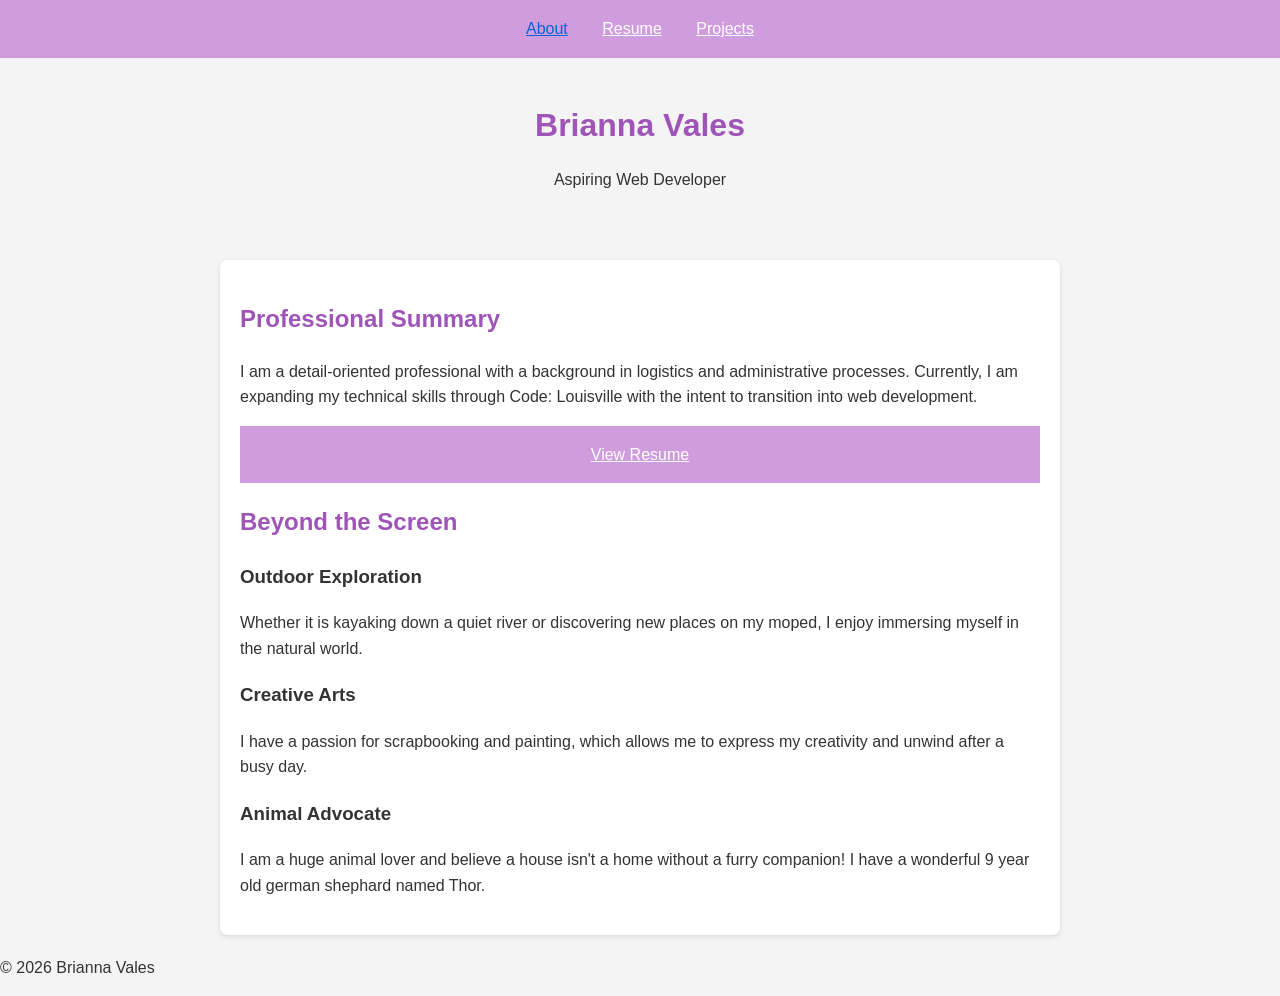
<file: index.html>
<!DOCTYPE html>
<html lang="en">
    <head>
        <meta charset="UTF-8" />
        <meta name="viewport" content="width=device-width, initial-scale=1.0" />
        <title>About Me - Brianna Vales</title>
        <link rel="stylesheet" href="css/projects.css" />
    </head>

    <body> 
        <nav>
            <a href="index.html" class="active">About</a>
            <a href="resume.html">Resume</a>
            <a href="projects.html">Projects</a>
        </nav>

        <header class="header">
                <h1>Brianna Vales</h1>
                <p>Aspiring Web Developer</p>
            </div>
        </header>

        <main class="container">
            <section class="profile-card">
                <h2>Professional Summary</h2>  
                <p>I am a detail-oriented professional with a background in logistics and administrative processes. Currently, I am expanding my technical skills through Code: Louisville with the intent to transition into web development.</p> 
                <nav>
                    <a href="resume.html">View Resume</a>
                </nav>         
            </section>

            <section class="hobbies-card">
                <h2>Beyond the Screen</h2>
                <div class="hobby">
                    <h3>Outdoor Exploration</h3>
                    <p>Whether it is kayaking down a quiet river or discovering new places on my moped, I enjoy immersing myself in the natural world.</p>
                </div>

                <div class="hobby">
                    <h3>Creative Arts</h3>
                    <p>I have a passion for scrapbooking and painting, which allows me to express my creativity and unwind after a busy day.</p>
                </div>

                <div class="hobby">
                    <h3>Animal Advocate</h3>
                    <p>I am a huge animal lover and believe a house isn't a home without a furry companion! I have a wonderful 9 year old german shephard named Thor. </p>
                </div>
            </section>    
        </main>

        <footer class="footer">
            <p>&copy; 2026 Brianna Vales</p>
        </footer>
</file>
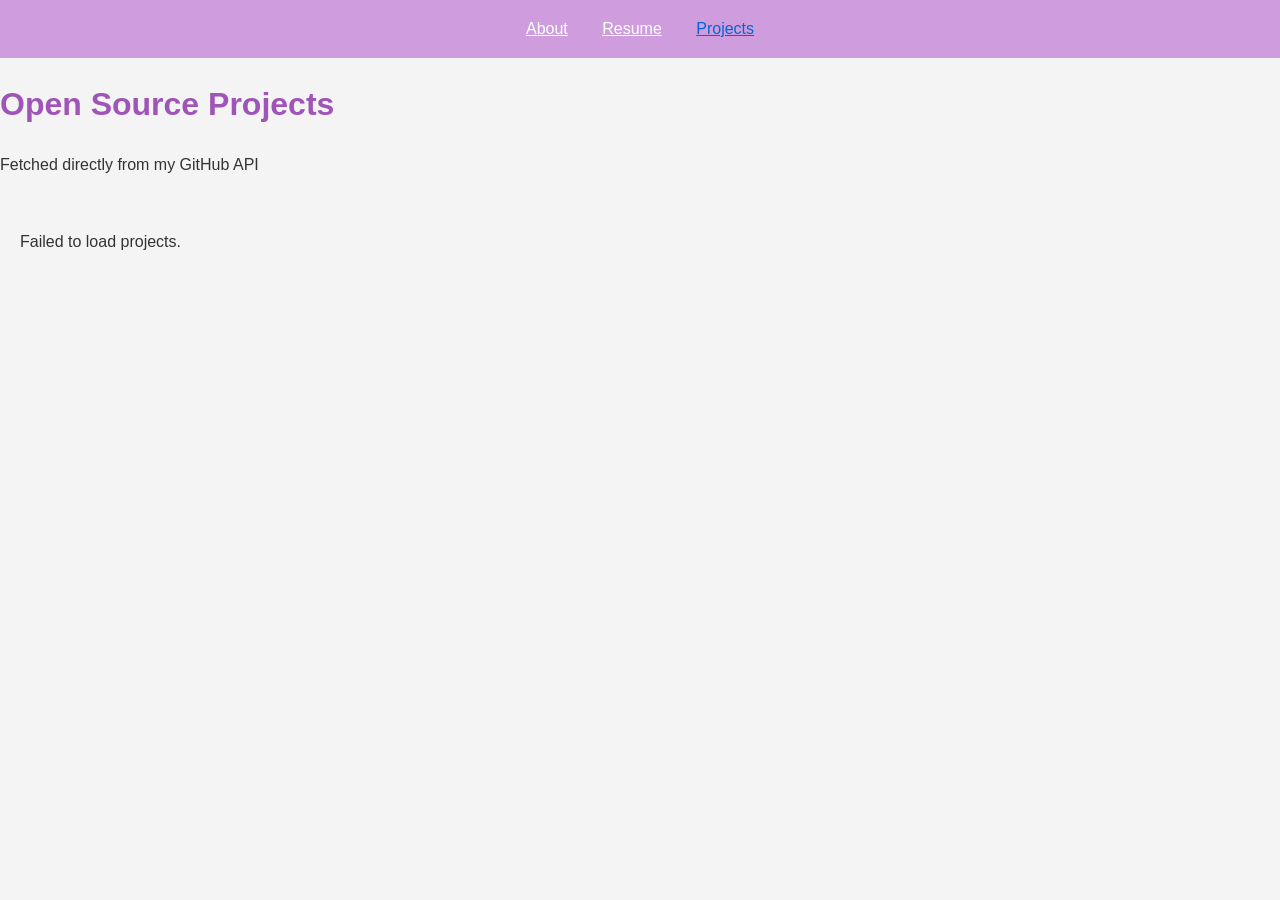
<file: projects.html>
<!DOCTYPE html>
<html lang="en">
    <head>
        <meta charset="UTF-8" />
        <meta name="viewport" content="width=device-width, initial-scale=1.0" />
        <title>Projects</title>
        <link rel="stylesheet" href="css/projects.css" />
    </head>
    <body>
        <nav>
            <a href="index.html">About</a>
            <a href="resume.html">Resume</a>
            <a href="projects.html" class="active">Projects</a>
        </nav>

        <header>
            <h1>Open Source Projects</h1>
            <p>Fetched directly from my GitHub API</p>
        </header>

        <main id="repo-container">
            <div class="Loading">Loading repositories...</div>
        </main>

        <script src="script.js"></script>
    </body>
</html>
</file>
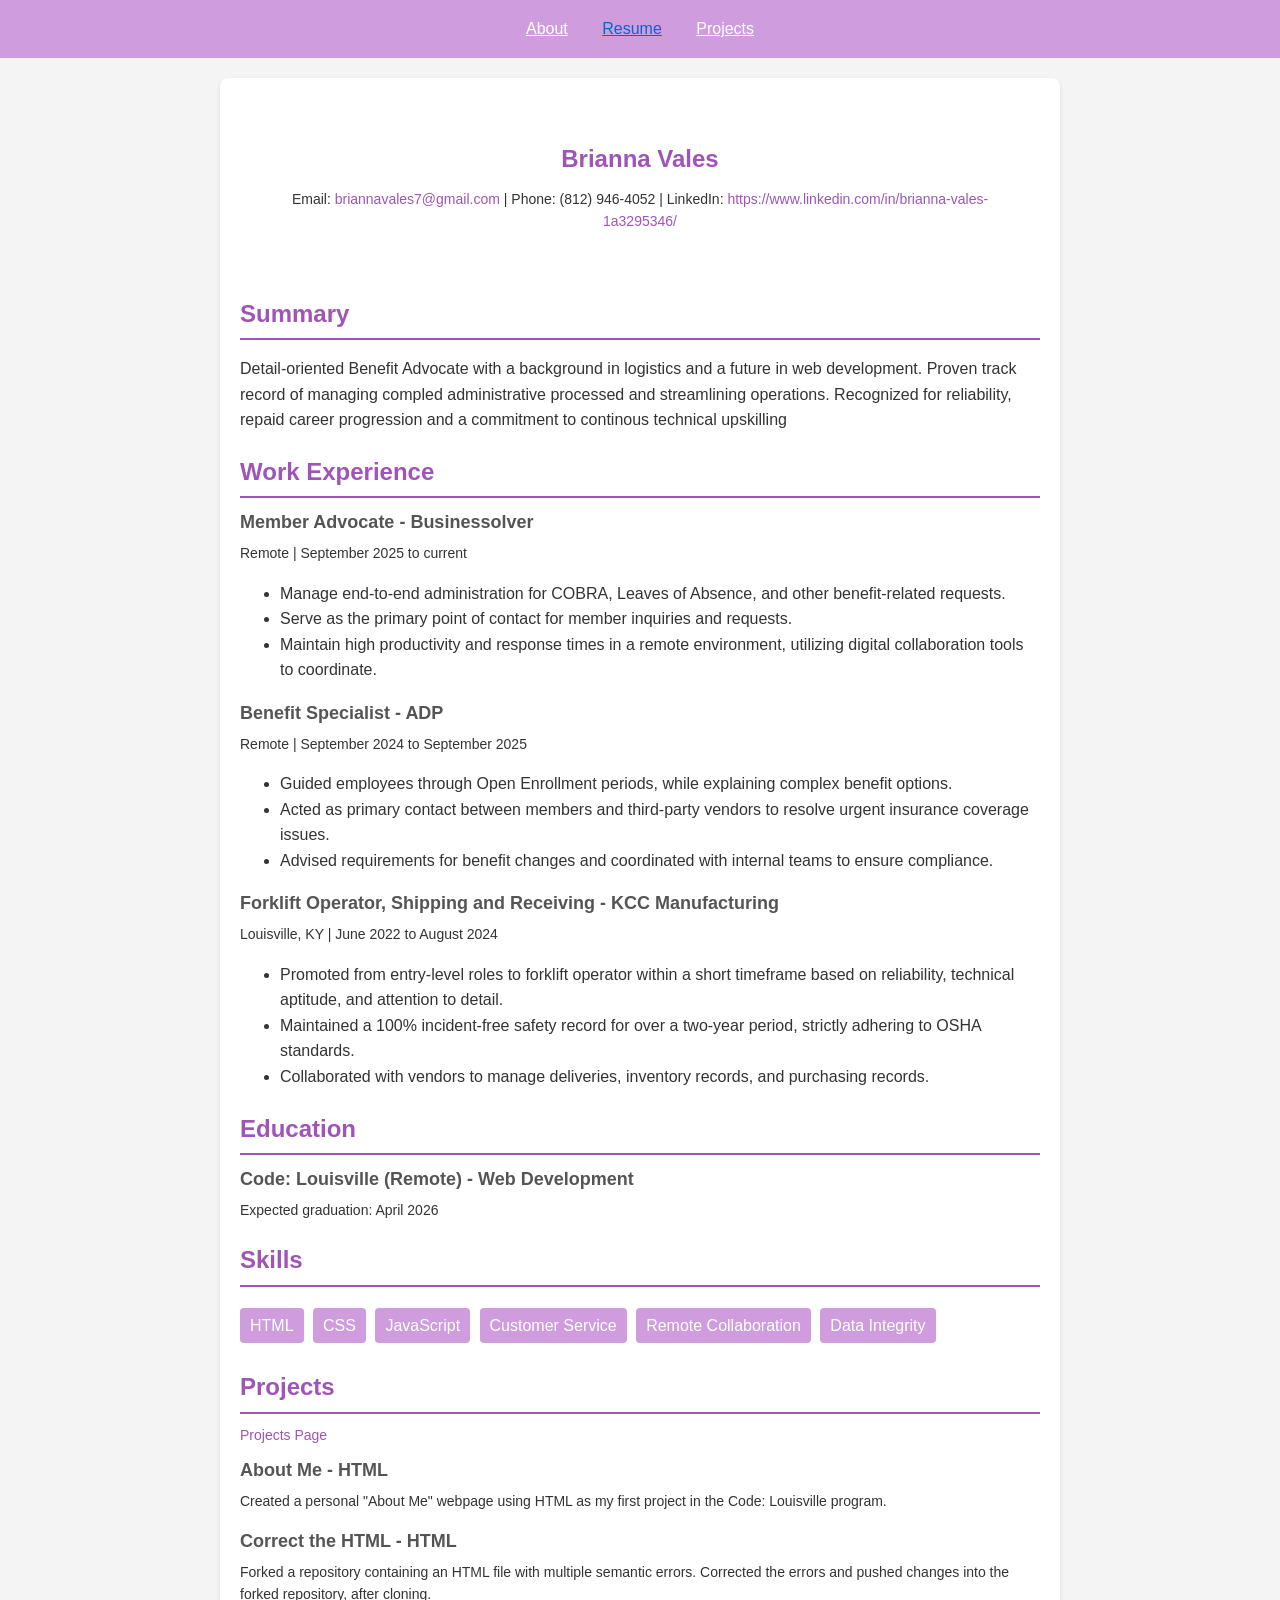
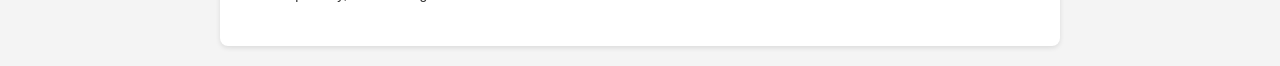
<file: resume.html>
<!DOCTYPE html>
<html lang="en">
    <head>
        <meta charset="UTF-8" />
        <meta name="viewport" content="width=device-width, initial-scale=1.0" />
        <title>Resume Template</title>
        <link rel="stylesheet" href="css/projects.css" />
    </head>


    <body>
        <nav>
            <a href="index.html">About</a>
            <a href="resume.html" class="active">Resume</a>
            <a href="projects.html">Projects</a>
        </nav>

        <main class="container">
            <section class="header">
                <h1>Brianna Vales</h1>
                <p class="contact">
                    Email:
                    <a href="mailto:briannavales7@gmail.com"
                        >briannavales7@gmail.com</a
                    >
                    | Phone: (812) 946-4052 | LinkedIn: 
                    <a href="#">https://www.linkedin.com/in/brianna-vales-1a3295346/</a>
                </p>
            </section>
            <section class="section">
                <h2>Summary</h2>
                <p>
                    Detail-oriented Benefit Advocate with a background in logistics and a future in web development. Proven track record of managing compled administrative processed and streamlining operations. Recognized for reliability, repaid career progression and a commitment to continous technical upskilling
                </p>
            </section>
            <section class="section">
                <h2>Work Experience</h2>
                <div class="item">
                    <h3>Member Advocate - Businessolver</h3>
                    <p>Remote | September 2025 to current</p>
                    <ul>
                        <li>Manage end-to-end administration for COBRA, Leaves of Absence, and other benefit-related requests.</li>
                        <li>Serve as the primary point of contact for member inquiries and requests.</li>
                        <li>Maintain high productivity and response times in a remote environment, utilizing digital collaboration tools to coordinate.</li>
                    </ul>
                </div>
                <div class="item">
                    <h3>Benefit Specialist - ADP</h3>
                    <p>Remote | September 2024 to September 2025</p>
                    <ul>
                        <li>Guided employees through Open Enrollment periods, while explaining complex benefit options.</li>
                        <li>Acted as primary contact between members and third-party vendors to resolve urgent insurance coverage issues.</li>
                        <li>Advised requirements for benefit changes and coordinated with internal teams to ensure compliance.</li>
                    </ul>
                </div>
                 <div class="item">
                    <h3>Forklift Operator, Shipping and Receiving - KCC Manufacturing</h3>
                    <p>Louisville, KY | June 2022 to August 2024</p>
                    <ul>
                        <li>Promoted from entry-level roles to forklift operator within a short timeframe based on reliability, technical aptitude, and attention to detail.</li>
                        <li>Maintained a 100% incident-free safety record for over a two-year period, strictly adhering to OSHA standards.</li>
                        <li>Collaborated with vendors to manage deliveries, inventory records, and purchasing records.</li>
                    </ul>
                </div>
            </section>
            <div class="section">
                <h2>Education</h2>
                <div class="item">
                    <h3>Code: Louisville (Remote) - Web Development</h3>
                    <p>Expected graduation: April 2026</p>
                </div>
            </section>
            <section class="section">
                <h2>Skills</h2>
                <div class="skills">
                    <ul>
                        <li>HTML</li>
                        <li>CSS</li>
                        <li>JavaScript</li>
                        <li>Customer Service</li>
                        <li>Remote Collaboration</li>
                        <li>Data Integrity</li>
                    </ul>
                </div>
            </section>
            <section class="section">
                <h2>Projects</h2>
                <p class="contact">
                    <a href="projects.html">Projects Page</a>
                </p>
                <div class="item">
                    <h3>About Me - HTML </h3>
                    <p>
                        Created a personal "About Me" webpage using HTML as my first project in the Code: Louisville program.
                    </p>
                </div>
                <div class="item">
                    <h3>Correct the HTML - HTML</h3>
                    <p>
                        Forked a repository containing an HTML file with multiple semantic errors. Corrected the errors and pushed changes into the forked repository, after cloning.
                    </p>
                </div>
            </section>
        </main>
    </body>
</html>
</file>
<file: css/projects.css>
body {
            font-family: Arial, sans-serif;
            line-height: 1.6;
            margin: 0;
            padding: 0;
            color: #333;
            background-color: #f4f4f4;
        }
        .container {
            max-width: 800px;
            margin: 20px auto;
            padding: 20px;
            background: #fff;
            border-radius: 8px;
            box-shadow: 0 2px 5px rgba(0, 0, 0, 0.1);
        }
        h1,
        h2 {
            color: #9f54b8;
        }
        .header {
            text-align: center;
            padding: 2rem 1rem;
        }
        .header h1 {
            margin: 10px 0;
        }
        .contact {
            margin: 10px 0;
            font-size: 14px;
        }
        .contact a {
            color: #9f54b8;
            text-decoration: none;
        }
        .section {
            margin: 20px 0;
        }
        .section h2 {
            margin-bottom: 10px;
            border-bottom: 2px solid #9f54b8;
            padding-bottom: 5px;
        }
        .item {
            margin-bottom: 15px;
        }
        .item h3 {
            margin: 0;
            font-size: 18px;
            color: #555;
        }
        .item p {
            margin: 5px 0;
            font-size: 14px;
        }
        .skills ul {
            list-style: none;
            padding: 0;
        }
        .skills ul li {
            display: inline-block;
            background: #cf9dde;
            color: #fff;
            padding: 5px 10px;
            margin: 5px 5px 5px 0;
            border-radius: 4px;
        }

        nav {
            background: #cf9dde;
            padding: 1rem;
            text-align: center;
        }

        nav a {
            color: white;
            margin: 0 15px;
        }

        nav a.active {
            color: #0366d6;
        }

#repo-container {
    display: grid;
    grid-template-columns: 1fr;
    gap: 20px;
    padding: 20px;
    max-width: 1100px;
}

@media (min-width: 768px) {
    #repo-container {
        grid-template-columns: repeat(2, 1fr);
    }
 }

@media (min-width: 1024px) {
    #repo-container {
        grid-template-columns: repeat(3, 1fr);
    }
}

.project-card h3 {
    color: #0366d6;
    margin-top: 0;
}

.project-card .btn {
    margin-top: auto;
    display: inline-block;
    background: #2ea44f;
    color: white;
    text-decoration: none;
    padding: 8px 12px;
    border-radius: 5px;
    text-align: center;
}
</file>
